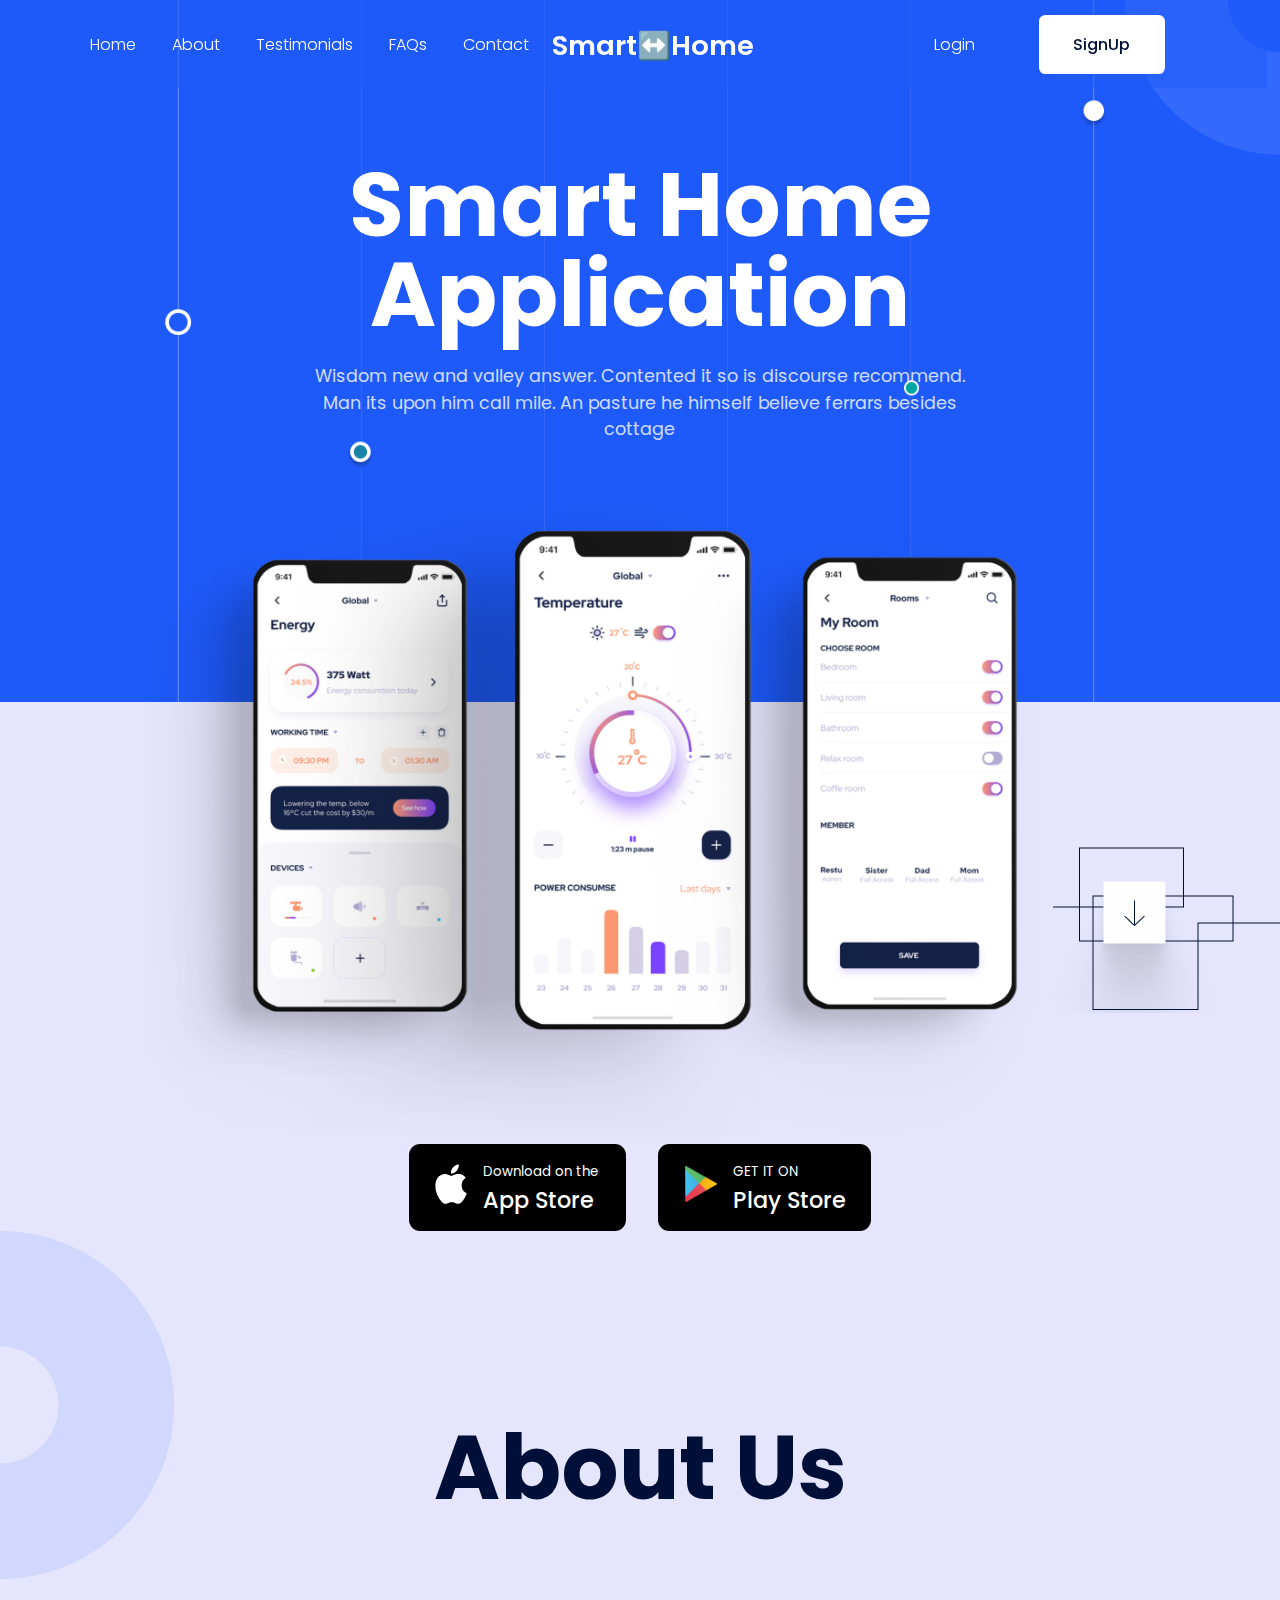
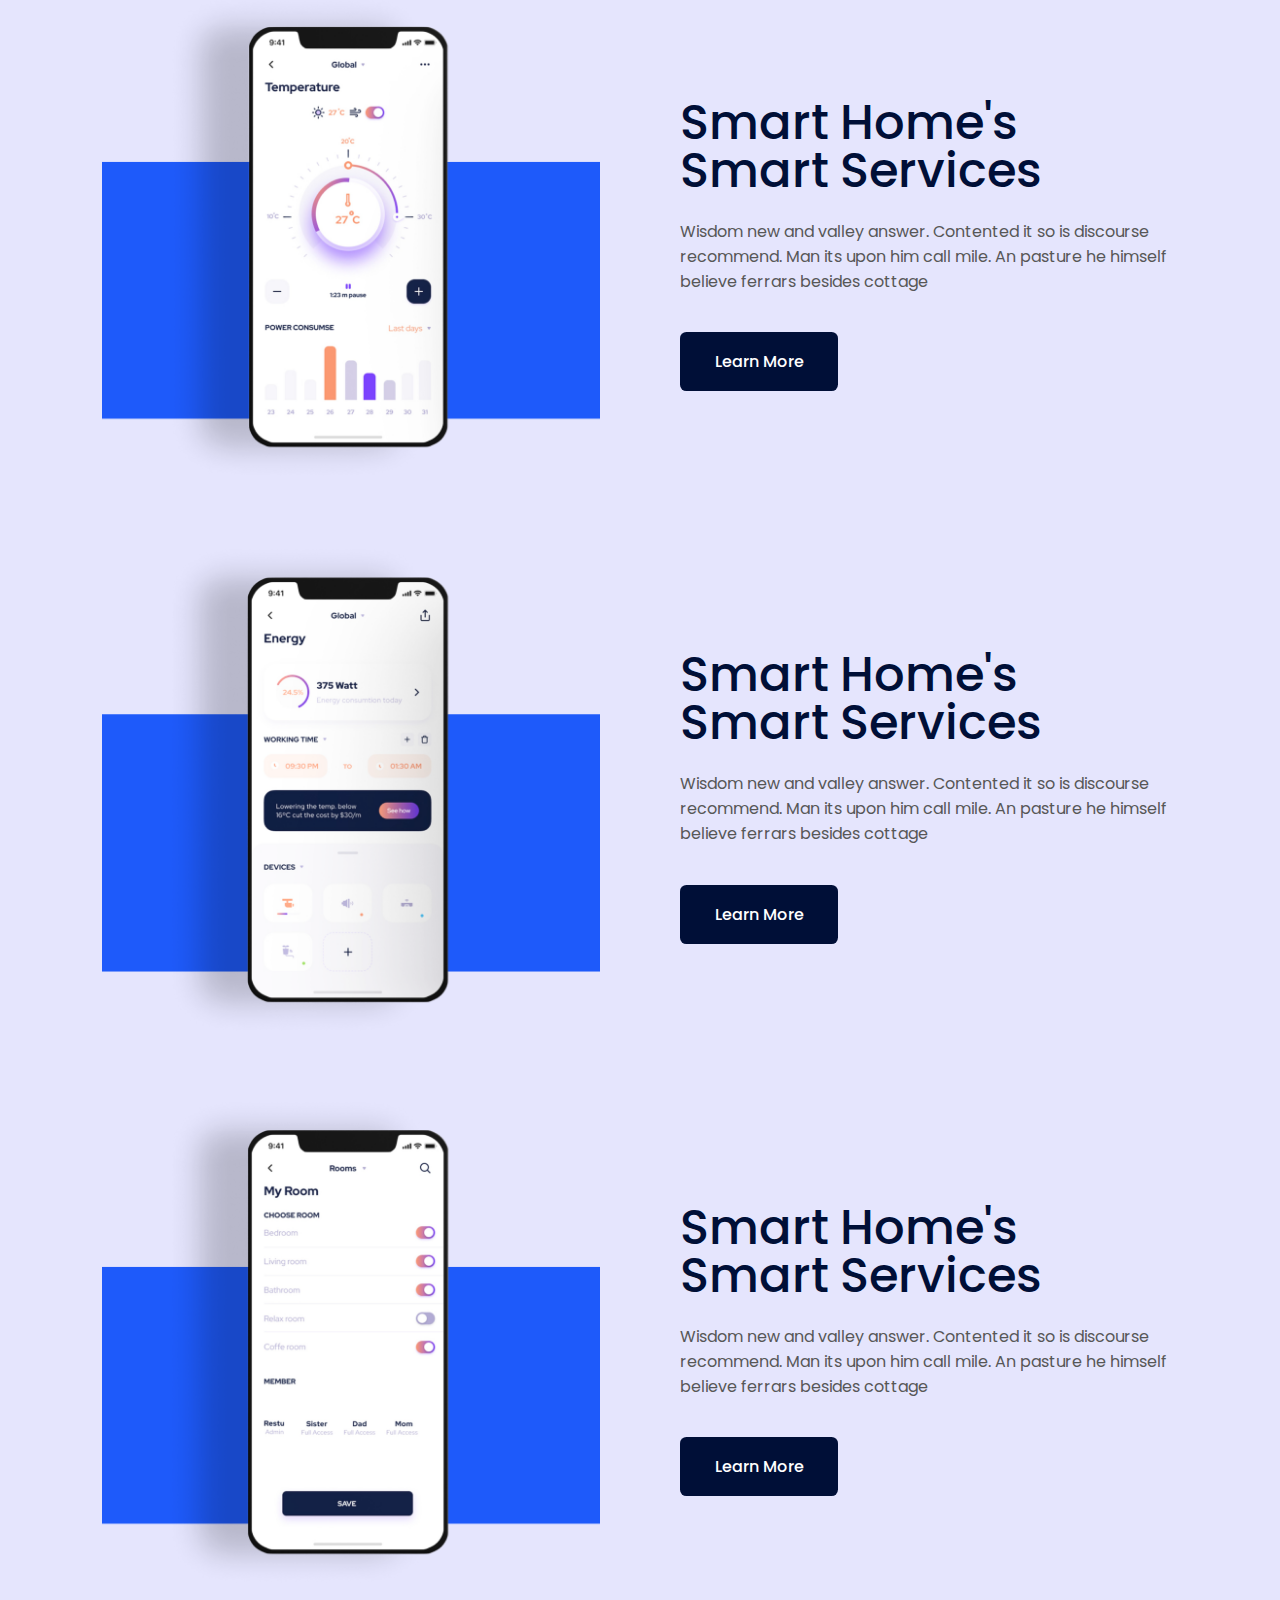
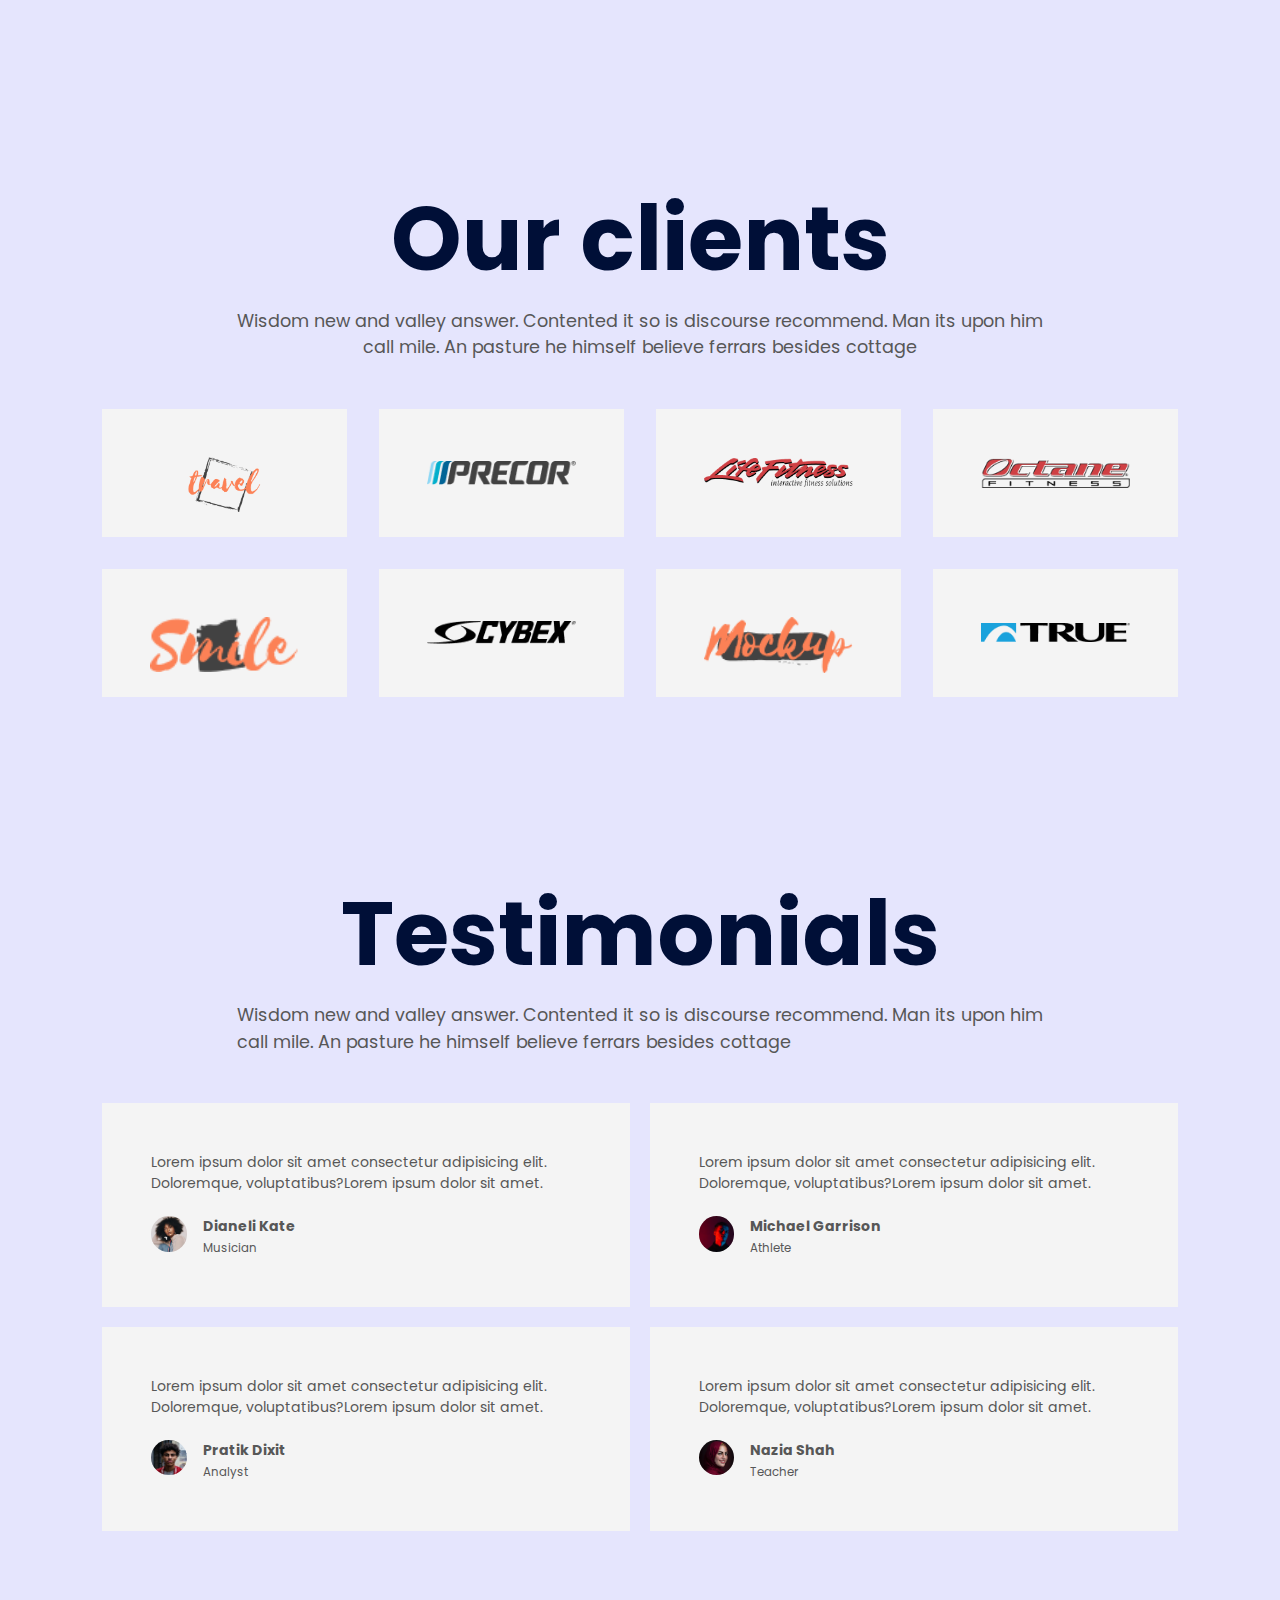
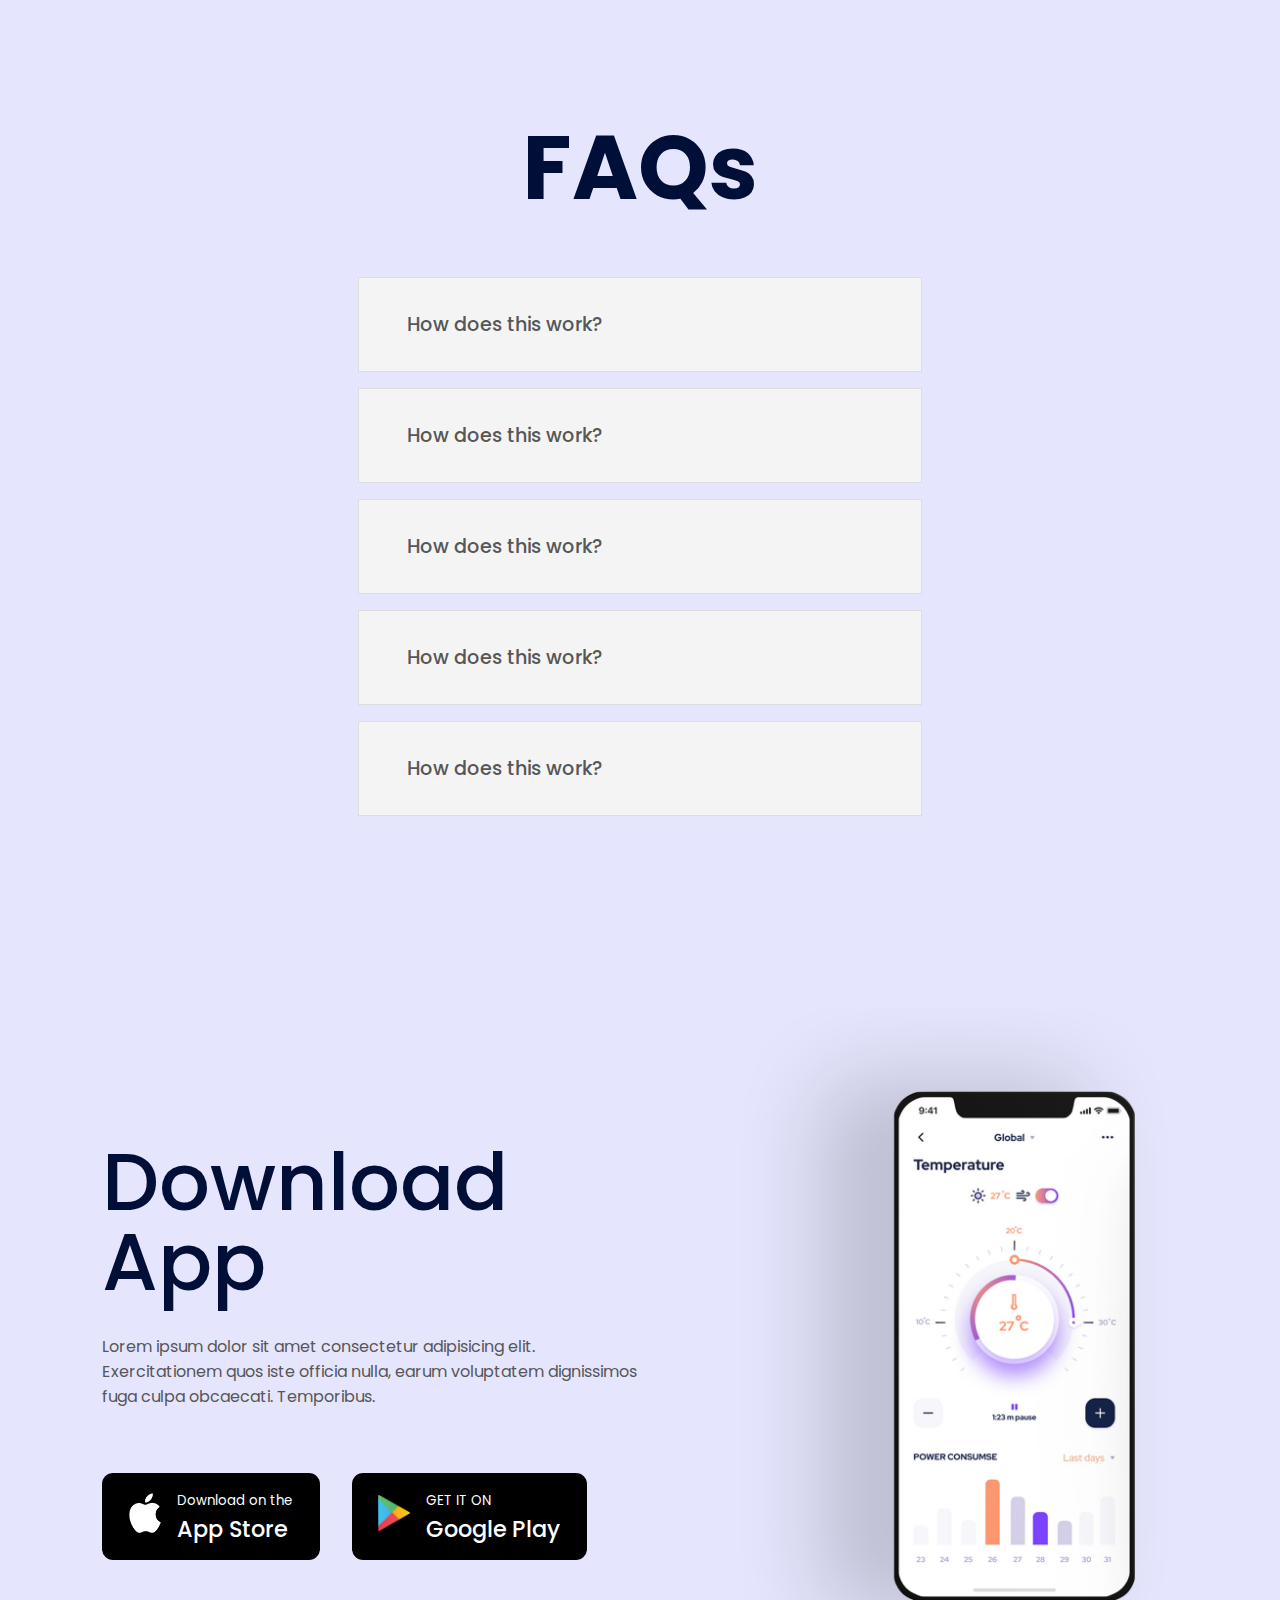
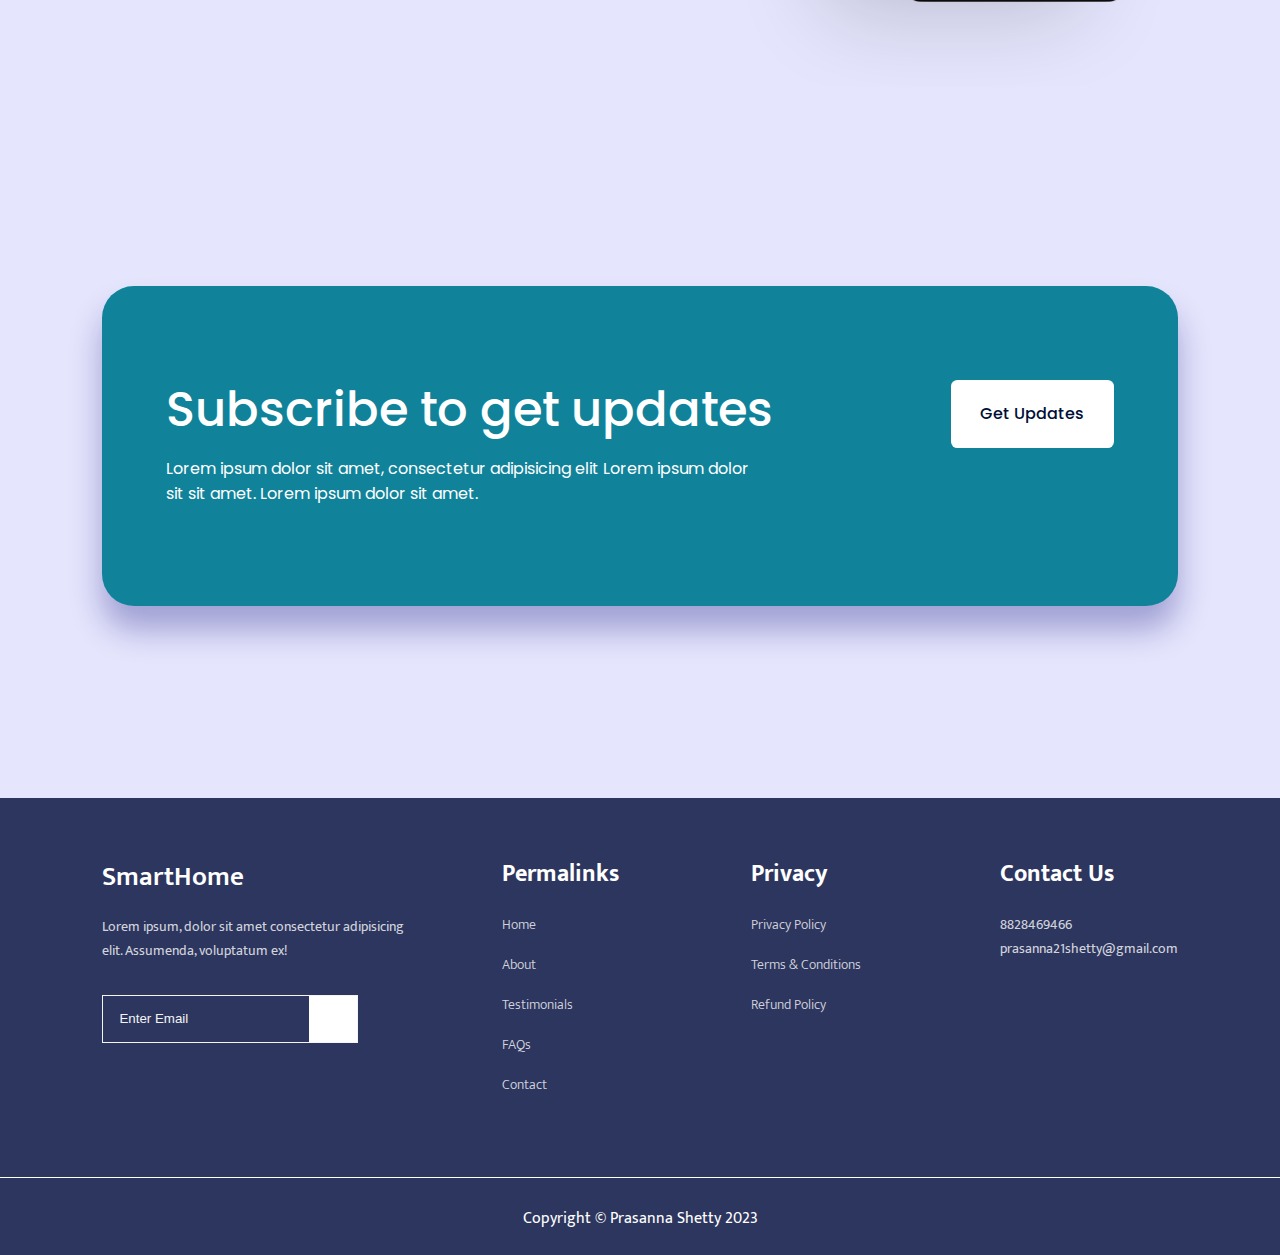
<file: index.html>
<!DOCTYPE html>
<html lang="en">
<head>
    <meta charset="UTF-8">
    <meta name="viewport" content="width=device-width, initial-scale=1.0">
    <title>SmartHome Application</title>
    <!-- IconScout CDN -->
    <link rel="stylesheet" href="https://unicons.iconscout.com/release/v4.0.8/css/line.css">
    <!-- Stylesheet -->
    <link rel="stylesheet" href="style.css">
</head>
<body>
    <nav>
        <div class="container nav_container">
            <ul class="nav_items">
                <li><a href="index.html">Home</a></li>
                <li><a href="index.html#about">About</a></li>
                <li><a href="index.html#testimonials">Testimonials</a></li>
                <li><a href="index.html#faqs">FAQs</a></li>
                <li><a href="contact.html">Contact</a></li>
            </ul>
            <a href="index.html" class="nav_logo"><h3>Smart↔️Home</h3></a>

            <div class="nav_signin-signup">
                <a href="#">Login</a>
                <a href="#" class="btn">SignUp</a>
            </div>

            <button id="menu-btn"><i class="uil uil-bars"></i></button>
            <button id="close-btn"><i class="uil uil-times"></i></button>
        </div>
    </nav>

    <!-- ===================== END OF NAVBAR ======================= -->
    <header>
        <div class="container header_container">
            <h1 class="header_title">Smart Home<br/>Application</h1>
            <p class="lead">Wisdom new and valley answer. Contented it so is discourse recommend. Man its upon him call mile. An pasture he himself believe ferrars besides cottage</p>
            <div class="header_image">
                <img src="./images/hero.png">
            </div>

            <div class="cta">
                <a href="https://www.apple.com/app-store" class="btn btn-primary" target="_blank">
                    <div class="logo">
                            <img src="./images/Apple-logo.png">
                    </div>
                    <span>
                        <small>Download on the </small>
                        <h4>App Store</h4>
                    </span>
                </a>
                <a href="https://play.google.com/store/games?hl=en_IN&gl=US" class="btn btn-primary" target="_blank">
                    <div class="logo">
                            <img src="./images/google playstore.png"">
                    </div>
                    <span>
                        <small>GET IT ON </small>
                        <h4>Play Store</h4>
                    </span>
                </a>
            </div>
            <div class="header_socials">
                <a href="https://facebook.com/apple" target="_blank"><i class="uil uil-facebook"></i></a>
                <a href="https://instagram.com/apple" target="_blank"><i class="uil uil-instagram-alt"></i></a>
                <a href="https://twitter.com/apple" target="_blank"><i class="uil uil-twitter"></i></a>
                <a href="https://linkedin.com/apple" target="_blank"><i class="uil uil-linkedin"></i></a>
            </div>
        </div>

        <div class="header_decorator-1">
            <img src="./images/header-decorator1.png">
        </div>
        <div class="header_decorator-2">
            <img src="./images/header-decorator-2.png" alt="">
        </div>

    </header>

    <!-- END OF HEADER -->
    <section id="about">
        <h1 class="about_title">About Us</h1>
        <div class="container">
            <article class="about_article">
                <div class="about_image">
                    <img src="./images/about1.png">
                </div>
                <div class="about_content">
                    <h2 class="about_article-title">Smart Home's Smart Services</h2>
                    <p>Wisdom new and valley answer. Contented it so is discourse recommend. Man its upon him call mile. An pasture he himself believe ferrars besides cottage</p>
                    <a href="#" class="btn btn-primary">Learn More</a>
                </div>
            </article>

            <article class="about_article">
                <div class="about_image">
                    <img src="./images/about2.png">
                </div>
                <div class="about_content">
                    <h2 class="about_article-title">Smart Home's Smart Services</h2>
                    <p>Wisdom new and valley answer. Contented it so is discourse recommend. Man its upon him call mile. An pasture he himself believe ferrars besides cottage</p>
                    <a href="#" class="btn btn-primary">Learn More</a>
                </div>
            </article>

            <article class="about_article">
                <div class="about_image">
                    <img src="./images/about3.png">
                </div>
                <div class="about_content">
                    <h2 class="about_article-title">Smart Home's Smart Services</h2>
                    <p>Wisdom new and valley answer. Contented it so is discourse recommend. Man its upon him call mile. An pasture he himself believe ferrars besides cottage</p>
                    <a href="#" class="btn btn-primary">Learn More</a>
                </div>
            </article>
        </div>
    </section>
    <!-- END OF ABOUT -->

    <section id="clients">
        <h1>Our clients</h1>
        <p class="lead">Wisdom new and valley answer. Contented it so is discourse recommend. Man its upon him call mile. An pasture he himself believe ferrars besides cottage</p>
        <div class="container clients_container">
            <div><img src="./images/client1.png"></div>
            <div><img src="./images/client2.png"></div>
            <div><img src="./images/client3.png"></div>
            <div><img src="./images/client4.png"></div>
            <div><img src="./images/client5.png"></div>
            <div><img src="./images/client6.png"></div>
            <div><img src="./images/client7.png"></div>
            <div><img src="./images/client8.png"></div>
        </div>
    </section>
    <!-- ============== END OF CLIENTS =============== -->

    <section id="testimonials">
        <h1>Testimonials</h1>
        <p class="lead">
            Wisdom new and valley answer. Contented it so is discourse recommend. Man its upon him call mile. An pasture he himself believe ferrars besides cottage
        </p>
        <div class="container testimonials_container">
            <article class="testimonial">
                <p>Lorem ipsum dolor sit amet consectetur adipisicing elit. Doloremque, voluptatibus?Lorem ipsum dolor sit amet.</p>
                <div class="testimonial_client">
                    <div class="avatar">
                        <img src="./images/avatar1.jpg">
                    </div>
                    <div class="testimonial_work">
                        <p><b>Dianeli Kate</b></p>
                        <small>Musician</small>
                    </div>
                </div>
            </article>
            <article class="testimonial">
                <p>Lorem ipsum dolor sit amet consectetur adipisicing elit. Doloremque, voluptatibus?Lorem ipsum dolor sit amet.</p>
                <div class="testimonial_client">
                    <div class="avatar">
                        <img src="./images/avatar2.jpg">
                    </div>
                    <div class="testimonial_work">
                        <p><b>Michael Garrison</b></p>
                        <small>Athlete</small>
                    </div>
                </div>
            </article>
            <article class="testimonial">
                <p>Lorem ipsum dolor sit amet consectetur adipisicing elit. Doloremque, voluptatibus?Lorem ipsum dolor sit amet.</p>
                <div class="testimonial_client">
                    <div class="avatar">
                        <img src="./images/avatar3.jpg">
                    </div>
                    <div class="testimonial_work">
                        <p><b>Pratik Dixit</b></p>
                        <small>Analyst</small>
                    </div>
                </div>
            </article>
            <article class="testimonial">
                <p>Lorem ipsum dolor sit amet consectetur adipisicing elit. Doloremque, voluptatibus?Lorem ipsum dolor sit amet.</p>
                <div class="testimonial_client">
                    <div class="avatar">
                        <img src="./images/avatar4.jpg">
                    </div>
                    <div class="testimonial_work">
                        <p><b>Nazia Shah</b></p>
                        <small>Teacher</small>
                    </div>
                </div>
            </article>
        </div>
    </section>
    <!-- ==============END OF TESTIMONIALS=================== -->

    <section id="faqs">
        <h1>FAQs</h1>
        <div class="container faqs_container"> 
            <article class="faq">
                <span class="faq_icon"><i class="uil uil-plus"></i></span>
                <div class="faq_quest-ans">
                    <h4 class="faq_question">How does this work?</h4>
                    <p class="faq_answer">Lorem ipsum dolor sit amet consectetur, adipisicing elit. Quos quo ullam a?</p>
                </div>
            </article>
            <article class="faq">
                <span class="faq_icon"><i class="uil uil-plus"></i></span>
                <div class="faq_quest-ans">
                    <h4 class="faq_question">How does this work?</h4>
                    <p class="faq_answer">Lorem ipsum dolor sit amet consectetur, adipisicing elit. Quos quo ullam a?</p>
                </div>
            </article>
            <article class="faq">
                <span class="faq_icon"><i class="uil uil-plus"></i></span>
                <div class="faq_quest-ans">
                    <h4 class="faq_question">How does this work?</h4>
                    <p class="faq_answer">Lorem ipsum dolor sit amet consectetur, adipisicing elit. Quos quo ullam a?</p>
                </div>
            </article>
            <article class="faq">
                <span class="faq_icon"><i class="uil uil-plus"></i></span>
                <div class="faq_quest-ans">
                    <h4 class="faq_question">How does this work?</h4>
                    <p class="faq_answer">Lorem ipsum dolor sit amet consectetur, adipisicing elit. Quos quo ullam a?</p>
                </div>
            </article>
            <article class="faq">
                <span class="faq_icon"><i class="uil uil-plus"></i></span>
                <div class="faq_quest-ans">
                    <h4 class="faq_question">How does this work?</h4>
                    <p class="faq_answer">Lorem ipsum dolor sit amet consectetur, adipisicing elit. Quos quo ullam a?</p>
                </div>
            </article>
        </div>
    </section>
    <!-- ===============END OF FAQs================= -->
    <section id="downloadApp">
        <div class="container downloadApp_container">
            <div class="downloadApp_content">
                <h1>Download<br/>App</h1>
                <p>
                    Lorem ipsum dolor sit amet consectetur adipisicing elit. Exercitationem quos iste officia nulla, earum voluptatem dignissimos fuga culpa obcaecati. Temporibus.
                </p>
                <div class="cta">
                    <a href="https://www.apple.com/app-store" class="btn btn-primary" target="_blank">
                        <div class="logo">
                                <img src="./images/Apple-logo.png">
                        </div>
                        <span>
                            <small>Download on the </small>
                            <h4>App Store</h4>
                        </span>
                    </a>
                    <a href="https://play.google.com/store/games?hl=en_IN&gl=US" class="btn btn-primary" target="_blank">
                        <div class="logo">
                                <img src="./images/google playstore.png">
                        </div>
                        <span>
                            <small>GET IT ON </small>
                            <h4>Google Play</h4>
                        </span>
                    </a>
                </div>
            </div>
            <div class="downloadApp_image">
                <img src="./images/app.png">
            </div>
        </div>
    </section>
<!-- ===================END OF DOWNLOAD APP================== -->
<section id="subscribe">
    <div class="container subscribe_container">
        <div class="subscribe_text">
            <h2>Subscribe to get updates</h2>
            <p>Lorem ipsum dolor sit amet, consectetur adipisicing elit Lorem ipsum dolor sit sit amet. Lorem ipsum dolor sit amet.</p>
        </div>
        <a href="#" class="btn subscribe_btn">Get Updates</a>
    </div>
</section>
<!-- ============== END OF SUBSCRIBE  ============== -->


<footer class="footer">
    <div class="container footer_container">
        <div class="footer_1">
            <div class="logo">
                <a href="index.html" class="footer_logo"><h3>SmartHome</h3></a>
            </div>
            <p>
                Lorem ipsum, dolor sit amet consectetur adipisicing elit. Assumenda, voluptatum ex!
            </p>
            <div class="footer_subscribe">
                <input type="email" placeholder="Enter Email" required>
                <button type="submit"><i class="uil uil-arrow-right"></i></button>
            </div>
        </div>
        <div class="footer_2">
            <h4>Permalinks</h4>
                <ul class="permalinks">
                    <li><a href="index.html">Home</a></li>
                    <li><a href="index.html#about">About</a></li>
                    <li><a href="index.html#testimonials">Testimonials</a></li>
                    <li><a href="index.html#faqs">FAQs</a></li>
                    <li><a href="contact.html">Contact</a></li>
                </ul>
        </div>
        <div class="footer_3">
            <h4>Privacy</h4>
                <ul class="privacy">
                    <li><a href="#">Privacy Policy</a></li>
                    <li><a href="#">Terms & Conditions</a></li>
                    <li><a href="#">Refund Policy</a></li>
                </ul>
        </div>
        <div class="footer_4">
            <h4>Contact Us</h4>
            <p>
                8828469466<br />
                prasanna21shetty@gmail.com
            </p>
            <ul class="footer_socials">
                <li><a href="#"><i class="uil uil-facebook"></i></a></li>
                <li><a href="#"><i class="uil uil-instagram-alt"></i></a></li>
                <li><a href="#"><i class="uil uil-twitter"></i></a></li>
                <li><a href="#"><i class="uil uil-linkedin"></i></a></li>
            </ul>
        </div>
    </div>

    <div class="copyright">
        <small>Copyright &copy; Prasanna Shetty 2023</small>
    </div>
</footer>



    <!-- Js file -->
    <script src="app.js"></script>
</body>
</html>
</file>
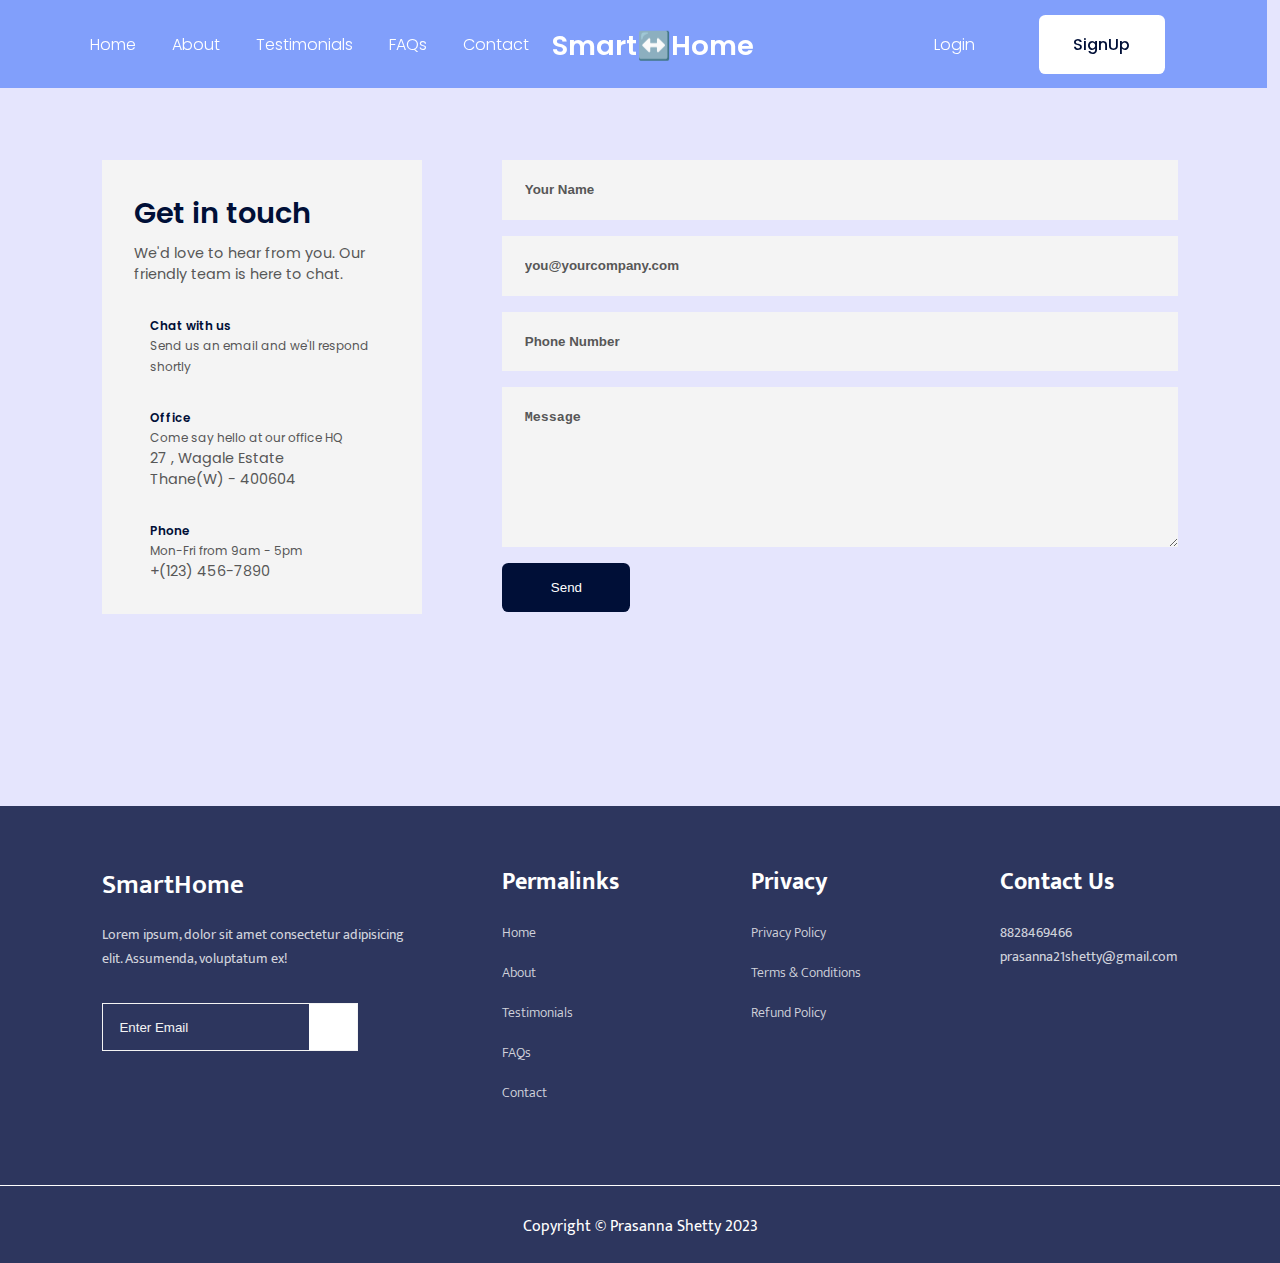
<file: contact.html>
<!DOCTYPE html>
<html lang="en">
<head>
    <meta charset="UTF-8">
    <meta name="viewport" content="width=device-width, initial-scale=1.0">
    <title>SmartHome Application</title>
    <!-- IconScout CDN -->
    <link rel="stylesheet" href="https://unicons.iconscout.com/release/v4.0.8/css/line.css">
    <!-- Stylesheet -->
    <link rel="stylesheet" href="style.css">
    <link rel="stylesheet" href="contact.css">
</head>
<body>
    <nav>
        <div class="container nav_container">
            <ul class="nav_items">
                <li><a href="index.html">Home</a></li>
                <li><a href="index.html#about">About</a></li>
                <li><a href="index.html#testimonials">Testimonials</a></li>
                <li><a href="index.html#faqs">FAQs</a></li>
                <li><a href="contact.html">Contact</a></li>
            </ul>
            <a href="index.html" class="nav_logo"><h3>Smart↔️Home</h3></a>

            <div class="nav_signin-signup">
                <a href="#">Login</a>
                <a href="#" class="btn">SignUp</a>
            </div>

            <button id="menu-btn"><i class="uil uil-bars"></i></button>
            <button id="close-btn"><i class="uil uil-times"></i></button>
        </div>
    </nav>
    <!-- === End oF NavBar -->

    <section id="contact">
        <div class="container">
            <aside>
                <h4>Get in touch</h4>
                <p>We'd love to hear from you. Our friendly team is here to chat.</p>

                <div class="info">
                    <article>
                        <span class="icon"><i class="uil uil-envelope"></i></span>
                        <div class="details">
                            <h5>Chat with us</h5>
                            <small>Send us an email and we'll respond shortly</small>
                        </div>
                    </article>
                    <article>
                        <span class="icon"><i class="uil uil-map-marker"></i></span>
                        <div class="details">
                            <h5>Office</h5>
                            <small>Come say hello at our office HQ</small>
                            <p>27 , Wagale Estate</p>
                            <p>Thane(W) - 400604</p>
                        </div>
                    </article>
                    <article>
                        <span class="icon"><i class="uil uil-phone"></i></span>
                        <div class="details">
                            <h5>Phone</h5>
                            <small>Mon-Fri from 9am - 5pm</small>
                            <p>+(123) 456-7890 </p>
                        </div>
                    </article>
                </div>
            </aside>

            <form action="https://formspree.io/f/mayrwdag" method="POST">
                <input type="text" name="Name" placeholder="Your Name" required>
                <input type="email" name="Email Address" placeholder="you@yourcompany.com" required>
                <input type="number" name="Phone Number" placeholder="Phone Number" required>
                <textarea name="Message" cols="30" rows="10" placeholder="Message" required></textarea>
                <button type="submit" class="btn">Send</button>
            </form>
        </div>
    </section>


<!-- ================  END OF CONTACT FORM  =================== -->

    <footer class="footer">
    <div class="container footer_container">
        <div class="footer_1">
            <div class="logo">
                <a href="index.html" class="footer_logo"><h3>SmartHome</h3></a>
            </div>
            <p>
                Lorem ipsum, dolor sit amet consectetur adipisicing elit. Assumenda, voluptatum ex!
            </p>
            <div class="footer_subscribe">
                <input type="email" placeholder="Enter Email" required>
                <button type="submit"><i class="uil uil-arrow-right"></i></button>
            </div>
        </div>
        <div class="footer_2">
            <h4>Permalinks</h4>
                <ul class="permalinks">
                    <li><a href="index.html">Home</a></li>
                    <li><a href="index.html#about">About</a></li>
                    <li><a href="index.html#testimonials">Testimonials</a></li>
                    <li><a href="index.html#faqs">FAQs</a></li>
                    <li><a href="contact.html">Contact</a></li>
                </ul>
        </div>
        <div class="footer_3">
            <h4>Privacy</h4>
                <ul class="privacy">
                    <li><a href="#">Privacy Policy</a></li>
                    <li><a href="#">Terms & Conditions</a></li>
                    <li><a href="#">Refund Policy</a></li>
                </ul>
        </div>
        <div class="footer_4">
            <h4>Contact Us</h4>
            <p>
                8828469466<br />
                prasanna21shetty@gmail.com
            </p>
            <ul class="footer_socials">
                <li><a href="#"><i class="uil uil-facebook"></i></a></li>
                <li><a href="#"><i class="uil uil-instagram-alt"></i></a></li>
                <li><a href="#"><i class="uil uil-twitter"></i></a></li>
                <li><a href="#"><i class="uil uil-linkedin"></i></a></li>
            </ul>
        </div>
    </div>

    <div class="copyright">
        <small>Copyright &copy; Prasanna Shetty 2023</small>
    </div>
</footer>



    <!-- Js file -->
    <script src="app.js"></script>
</body>
</html>
</file>
<file: style.css>
@import url('https://fonts.googleapis.com/css2?family=Mukta:wght@700&family=Poppins:ital,wght@0,500;1,400&display=swap');

:root{
    --color-primary:rgb(30, 89, 250,0.5) ;
    --color-primary-variant: rgba(0,0,240,0.1);
    --color-white:#fff;
    --color-light:#f4f4f4;
    --color-black:#000f37;
    --color-dark:#575757;

    --bottom-section-padding:12rem;
    --bottom-section-padding-mobile:8rem;

    --transition:all 400ms ease;

    --container-width:84%;
    --container-width-tablet:90%;
    --container-width-phone: 94%;
}

*{
    padding: 0;
    margin: 0;
    border:none;
    outline: none;
    text-decoration: none;
    list-style: none;
    box-sizing: border-box;
}

html{
    scroll-behavior: smooth;
}

body{
    font-family: 'Poppins', sans-serif;
    color: var(--color-dark);
    /* line-height: 1.7; */
    background: var(--color-primary-variant);
}

.container{
    width: var(--container-width);
    margin: 0 auto;
}

h1{
    font-size: 5.6rem;
    line-height: 1;
    color: var(--color-black);
}

h2{
    font-size: 3rem;
    font-weight: 500;
    line-height: 1;
}

h3{
    font-size: 2rem;
    font-weight: 600;
}

.lead{
    width: 63%;
    font-size: 1.1rem;
    font-weight: 400;
    line-height: 1.5;
    margin: 1.5rem auto 3rem;
}

a{
    color: var(--color-white);
    font-weight: 300;
}

img{
    width: 100%;
}

.btn{
    display: inline-block;
    padding: 1rem 2.1rem;
    background:var(--color-white);
    color: var(--color-black);
    font-weight: 500;
    border: 1px solid transparent;
    border-radius: 0.4rem;
}

.btn-primary{
    background: var(--color-black);
    color: var(--color-white);
    transition: all 300ms ease;
}

.btn-primary:hover{
    background: var(--color-white);
    color: var(--color-black);
    border-color: var(--color-black);
}

.avatar{
    width: 2.2rem;
    height: 2.2rem;
    border-radius: 50%;
    overflow: hidden;
}

section{
    max-width: 100vw;
    padding-bottom: var(--bottom-section-padding);
}

/* ======================= END OF BASIC STYLES ====================== 👆*/

nav{
    width: 100vw;
    height: 5.5rem;
    display: grid;
    place-items: center;
    position: fixed;
    top: 0;
    left: -1%;
    z-index: 2;
    background: var(--color-primary);
}

.window-scroll{
    background: var(--color-primary);
    border-bottom: 1px solid #4455aa1f;
    box-shadow: 0 1rem 1rem var(--color-primary-variant);
}

.nav_container{
    display: flex;
    justify-content: space-between;
    align-items: center;
}

nav button{
    display: none;
}

.nav_items{
    display: flex;
    gap: 4vh;
}

.nav_logo{
    position: absolute;
    top: 52%;
    left: 52%;
    transform: translate(-50%,-50%);
}

.nav_signin-signup{
    display: flex;
    align-items: center;
    gap: 4rem;
}

.nav_logo h3{
    font-size: 1.7rem;
}

/* ==================HEADER=================== 👆*/
header{
    background: url("./images/header\ bg.jpg") no-repeat top center/100vw;
    max-width: 100vw;
    text-align: center;
    padding-bottom: var(--bottom-section-padding);
}

.header_title{
    padding-top: 10rem;
    color: var(--color-white);
}

header p{
    color: rgba(255, 255, 255, 0.8);
    margin-bottom: 0;
}

.header_image{
    width: 92%;
    margin: 0 auto;
}

.cta{
    display: flex;
    justify-content: center;
    gap: 2rem;
}

.cta a{
    display: flex;
    align-items: center;
    gap: 1rem;
    text-align: left;
    font-weight: 400;
    background: #000;
    border-radius: 0.7rem;
    padding: 0.8rem 1.6rem;
}

.cta a:hover{
    background: var(--color-black);
    color: var(--color-white);
}

.cta .logo{
    width: 2rem;
}

.cta a h4{
    font-weight: 500;
    font-size: 1.4rem;
}

.header_socials{
    /* background: red; */
    position: absolute;
    left: 3rem;
    top: 38%;
    display: flex;
    flex-direction: column;
    gap: 1.5rem;
    font-size: 1.2rem;
}

.header_decorator-1{
    position: absolute;
}
.header_decorator-2{
    position: absolute;
    right: 0;
    margin-top: -24rem;
}
/* ===========ABOUT=============== 👆*/
.about_title{
    text-align: center;
    margin-bottom: 5rem;
}

.about_article{
    display: grid;
    grid-template-columns: 1fr 1fr;
    gap: 5rem;
    align-items: center;
    margin-top: 3rem;
}

.about_article-title{
    color: var(--color-black);
    margin-bottom: 1.5rem;
}

.about_article .btn{
    margin-top: 2.4rem;
}

/* ===============CLIENTS =================== 👆*/
#clients{
    text-align: center;
}

.clients_container{
    display: grid;
    grid-template-columns: repeat(4,1fr);
    gap: 2rem;
}

.clients_container div{
    background: var(--color-light);
    display: grid;
    place-items: center;
    height: 8rem;
    padding: 3rem;
}

.clients_container div:hover{
    background: var(--color-white);
}

/* ============= Testimonials =============== 👆*/
#testimonials h1{
    text-align: center;
}

.testimonials_container{
    display: grid;
    grid-template-columns: 1fr 1fr;
    gap: 1.2rem;
}

.testimonial{
    display: flex;
    flex-direction: column;
    gap: 1.4rem;
    background:var(--color-light);
    padding: 3rem;
    font-size: 0.88rem;
    border: 1px solid transparent;
    transition: all 300ms ease;
}

.testimonial:hover{
    background: var(--color-white);
    border-color: var(--color-primary);
    color: var(--color-primary);
    box-shadow: 0 1.5rem 1.5rem var(--color-primary-variant);
    z-index: 1;
}

.testimonial_client{
    display: flex;
    gap: 1rem;
}

/* ============ FAQs ============ 👆*/
#faqs h1{
    text-align: center;
    margin-bottom: 4rem;
}

.faqs_container{
    width: 44%;
    display: flex;
    flex-direction: column;
    gap: 1rem;
}

.faq{
    background: var(--color-light);
    padding: 2rem;
    display: flex;
    gap: 1rem;
    border: 1px solid #ddd;
    cursor: pointer;
}

.faq:hover{
    border-color: var(--color-primary);
    color: var(--color-primary);
    border-radius: 10px;
}

.faq_icon{
    font-size: 1.4rem;
    font-weight: 200;
}

.faq_question{
    font-size: 1.2rem;
    font-weight: 500;
}

.faq_answer{
    margin-top: 1rem;
    display: none;
}

.faq.open{
    border-color: var(--color-primary);
    color: var(--color-primary);
    box-shadow: 0 2rem 2rem var(--color-primary-variant);
    z-index: 1;
}

.faq.open .faq_answer{
    display: block;
}

/* ========DOWNLOAD APP============== 👆*/
.downloadApp_container{
    display: grid;
    grid-template-columns: 1fr 1fr;
    align-items: center;
}

.downloadApp_content{
    display: flex;
    flex-direction: column;
    gap: 2rem;
}
.downloadApp_content h1{
    font-weight: 500;
    font-size: 5rem;
}

#downloadApp .cta{
    justify-content: start;
    margin-top: 2rem;
}
/* =============== SUBSCRIBE  ============= 👆*/
.subscribe_container{
    background: #10839a;
    /* background: #1025e1; */
    color: var(--color-white);
    display: flex;
    align-items: center;
    padding: 4rem;
    height: 20rem;
    border-radius: 2rem;
    box-shadow: 0 1.5rem 2rem rgba(0, 0, 119, 0.3);
}

.subscribe_text p{
    margin-top: 1.4rem;
    width: 80%;
}

.subscribe_btn{
    height: 35%;
    width: 20%;
    padding: 1.25rem;
    /* padding-bottom: 2.5rem; */
    margin-left: 3rem;
    margin-bottom: 4rem;
    text-align: center;
}
/* =========== FOOTER ============== 👆*/ 
footer{
    background: #111c46de;
    padding-top: 3.5rem;
    font-size: 0.9rem;
    font-family: 'Mukta', sans-serif;
    color: rgba(255, 255, 255, 0.8);
}

.footer ul li a{
    color: rgba(255, 255, 255, 0.8);
}
.footer_container{
    display: grid;
    grid-template-columns: repeat(4,1fr);
    justify-content: space-between;
    gap: 5rem;
}

.footer_container > div h4{
    margin-bottom: 1.2rem;
    font-size: 1.5rem;
    color: var(--color-white);
}

.footer_logo h3{
    font-size: 1.7rem;
}

.footer_1 p{
    margin: 1rem 0 2rem;
    width: 20rem;
}

.footer_subscribe{
    background: transparent;
    border: 1px solid var(--color-light);
    display: flex;
    align-items: center;
    justify-content: space-between;
    height: 3rem;
    width: 80%;
}

.footer_subscribe input{
    background: transparent;
    color: var(--color-white);
    margin-left: 1rem;
}

.footer_subscribe input::placeholder{
    color: var(--color-light);
}

.footer_subscribe button{
    background: var(--color-white);
    color: var(--color-black);
    transition: all 300ms ease;
    width: 3rem;
    height: 100%;
    font-size: 1.2rem;
}

.footer_subscribe button:hover{
    background: var(--color-light);
    color: var(--color-primary);
    cursor: pointer;
}

.footer_2 li{
    margin-bottom: 0.8rem;
}

.footer ul li{
    margin-bottom: 1rem;
}

.footer ul li a:hover{
    transition: 1.1s ease;
    font-size: 1rem;
    color: var(--color-light);
    text-decoration: underline;
}

.footer_4 p{
    margin-bottom: 1.6rem;
}

.footer_socials {
    display: flex;
    gap: 1rem;
    font-size: 1.4rem;
}

.copyright{
    text-align: center;
    margin-top: 4rem;
    padding: 1.4rem;
    color: var(--color-white);
    font-size: 1.2rem;
    border-top: 1px solid var(--color-white);
}

/* =================== MEDIA QUERIES TABLET ==================== */
@media screen  and (max-width:1042px){ 
    /* body{
        background: var(--color-black);
    } */
    .container{
        width: var(--container-width-tablet);
    }

    /* button{
        background: var(--color-light);
    }
    p{
        color: var(--color-light);
    } */
    h1{
        font-size:4.2rem;
    }
    h2{
        font-size: 2rem ;
    }

    h3{
        font-size: 1.9rem;
    }

    .lead{
        width: 72%;
        margin-bottom: 3rem;
    }

    section{
        padding-bottom: var(--bottom-section-padding-mobile);
    }

    /* ==== NAVBAR ===== */
    .nav_container{
        position: relative;
        width: 100vw;
    }
    .nav_logo{
        margin-left: 2rem;
        position: relative;
    }
    .nav_items{
        position: fixed;
        top: 6rem;
        right: 0;
        background: var(--color-white);
        height: max-content;
        width: 18rem;
        box-shadow: -2rem 2rem 3rem rgba(0, 0, 0, 0.2);
        border-radius: 0.5rem;
        flex-direction: column;
        gap: 0;
        z-index: 3;
        display: none;
    }

    .nav_items li{
        width: 100%;
        height: 6rem;
        border-bottom: 3px solid #f3f4f7ff;
    }

    .nav_items li:last-child{
        border-bottom: none;
    }

    .nav_items li a{
        color: var(--color-black);
        width: 100%;
        height: 100%;
        display: block;
        padding-left: 3rem;
        display: flex;
        align-items: center;
        transition: all 400ms ease;
    }

    .nav_items li a:hover{
        background: var(--color-black);
        color: var(--color-white);
        transform: scale(1.2);
        border-radius: 0.4rem;
        filter: drop-shadow(0 1rem 2rem rgb(25,50,10,0.3));
    }

    .nav_signin-signup{
        display: none;
    } 

    .nav_logo{
        position: relative;
        left: 0;
        transform: translate(0);
    }

    nav button{
        display: inline-block;
        margin-right: 1.4rem;
        background: transparent;
        color: var(--color-white);
        cursor: pointer;
    }

    nav button#close-btn{
        display: none;
    }

    nav button i{
        font-size: 2.4rem;
    }

    /*============= HEADER  ============== */
    header{
        padding-bottom: var(--bottom-section-padding-mobile);
        background-color: var(--color-primary);
    }

    .header_title{
        margin-bottom: 1.5rem;
    }

    .header_image{
        display: none;
    }

    .cta{
        margin-top: 3rem;
    }

    .header_socials{
        top: 24%;
        gap: 1rem;
        font-size: 1rem;
    }

    .header_decorator-2{
        display: none;
    }

    /* ============ ABOUT ============= */
    #about{
        margin-top: 7rem;
    }
    .about_article{
        margin: 0 auto;
    }

    /*  ================  CLIENTS ================= */
    .clients_container{
        gap: 1rem;
    }
    /* ============== TESTIMONIALS ================ */
    .testimonials_container{
        grid-template-columns: 1fr;
        gap: 1rem;
    }

    /* =============== DOWNLOAD APP ================ */
    #downloadApp{
        text-align: center;
    }

    #downloadApp .cta{
        flex-direction: column;
        gap: 1rem;
        margin: 0 auto;
    }

    /* ============== SUBSCRIBE ============== */
    .subscribe_container{
        flex-direction: column;
        height: auto;
        gap: 4rem;
        padding: 3rem;
        font-size: 1.2rem;
    }

    .subscribe_btn{
        text-align: center;
        width: 29%;
        margin-bottom: 0.3125rem;
    }

    .subscribe_container p{
        width: 94%;
    }

    /*  ===============  FOOTER ==================== */
    .footer_container{
        grid-template-columns: 1fr 1fr;
    }
}

/* ============== MEDIA QUERIES FOR PHONES ================== */
@media screen and (max-width:600px){
    body{
        font-size: 14px;
    }
    h1{
        font-size: 3.2rem;
    }
    h2{
        font-size: 1.8rem;
    }
    h3{
        font-size: 1.4rem;
    }
    .lead{
        width: var(--container-width-phone);
    }

    /* =============== NAVBAR ============ */
    .nav_logo{
        margin-left: 2rem;
    }
    .nav_items li a{
        justify-content: center;
        padding: 0;
    }
    nav button{
        margin-right: 1rem;
    }
    /* =============== HEADER =============== */
    .header_title{
        padding-top: 11rem;
    }
    .cta{
        flex-direction: column;
        align-items: center;
        gap: 2rem;
    }
    .header_socials{
        display: none;
    }
    /* =========== ABOUT =========== */
    .about_article{
        grid-template-columns: 1fr;
        margin-top: 5rem;
        text-align: center;
        gap: 0;
    }
    .about_article:nth-child(2) .about_image{
        grid-row: 1;
    }
    /* ============ CLIENTS ============= */
    .clients_container{
        grid-template-columns: 1fr 1fr;
        gap: 8px;
    }
    /* ======== TESTIMONIALS =========*/
    .testimonial{
        padding: 1.4rem;
    }
    /* ======== DOWNLOAD APP =========== */
    .downloadApp_container h1{
        font-size: 2.5rem;
        font-weight: 900;
    }

    .downloadApp_content .cta{
        flex-direction: column;
        gap: 1rem;
        margin:auto;
    }

    .downloadApp_content .cta a{
        font-size: 1rem;
        height: 4.5rem;
        width: 15rem;
    }

    /* =========== SUBSCRIBE ========== */
    .subscribe_text{
        text-align: center;
    }
    .subscribe_btn{
        width: 13rem;
        height: 4rem;
        margin-right: 3rem;
    }

    .subscribe_btn:hover{
        color: var(--color-black);
        background: #ffdde7;
    }

    /* ========== FOOTER ========= */
    .footer_container{
        grid-template-columns: 1fr;
        text-align: center;
        gap: 2rem;
    }
    .footer_1{
        width: var(--container-width-phone);
    }
    .footer_1 p{
        width: var(--container-width-phone);
        margin: 0 auto 3rem;
    }
    .footer_subscribe{
        display: none;
    }

    .footer_socials{
        justify-content: center;
    }

}
</file>
<file: contact.css>
nav{
    background: var(--color-primary);
}

#contact{
    padding-top: 10rem;
}

#contact .container{
    display: grid;
    grid-template-columns: 20rem auto;
    gap :5rem;
}

#contact .container aside{
    background: var(--color-light);
    padding: 2rem;
    font-size: 0.9rem;
    color: var(--color-dark);
}

#contact .container aside h4{
    color: var(--color-black);
    font-size: 1.8rem;
    margin-bottom: 0.5rem;
    font-weight: 600;
}

#contact aside article{
    display: flex;
    gap: 1rem;
    margin-top: 2rem;
}

#contact aside article:last-child{
    margin-bottom: 0;
}

#contact aside article i{
    color: var(--color-black);
    font-size: 1.3rem;
}
#contact aside article h5{
    font-weight: 600;
    color: var(--color-black);
}

#contact form{
    display: flex;
    flex-direction: column;
    gap: 1rem;
}

#contact form input,#contact textarea{
    padding: 1.4rem;
    background: var(--color-light);
}

#contact form input::placeholder,#contact textarea::placeholder{
    color: var(--color-dark);
    font-weight: 555;
}

#contact form input:focus,#contact textarea:focus{
    background: var(--color-black);
    color: var(--color-white);
    font-weight: 625;
}

#contact textarea{
    height: 10rem;
}

#contact form button{
    width: 8rem;
    background: var(--color-black);
    color: var(--color-white);
    cursor: pointer;
}

/* ============ MEDIA QUERIES =============== */
@media screen and (max-width:600px){
    #contact .container{
        grid-template-columns: 1fr;
        gap: 2rem;
    }
}
</file>
